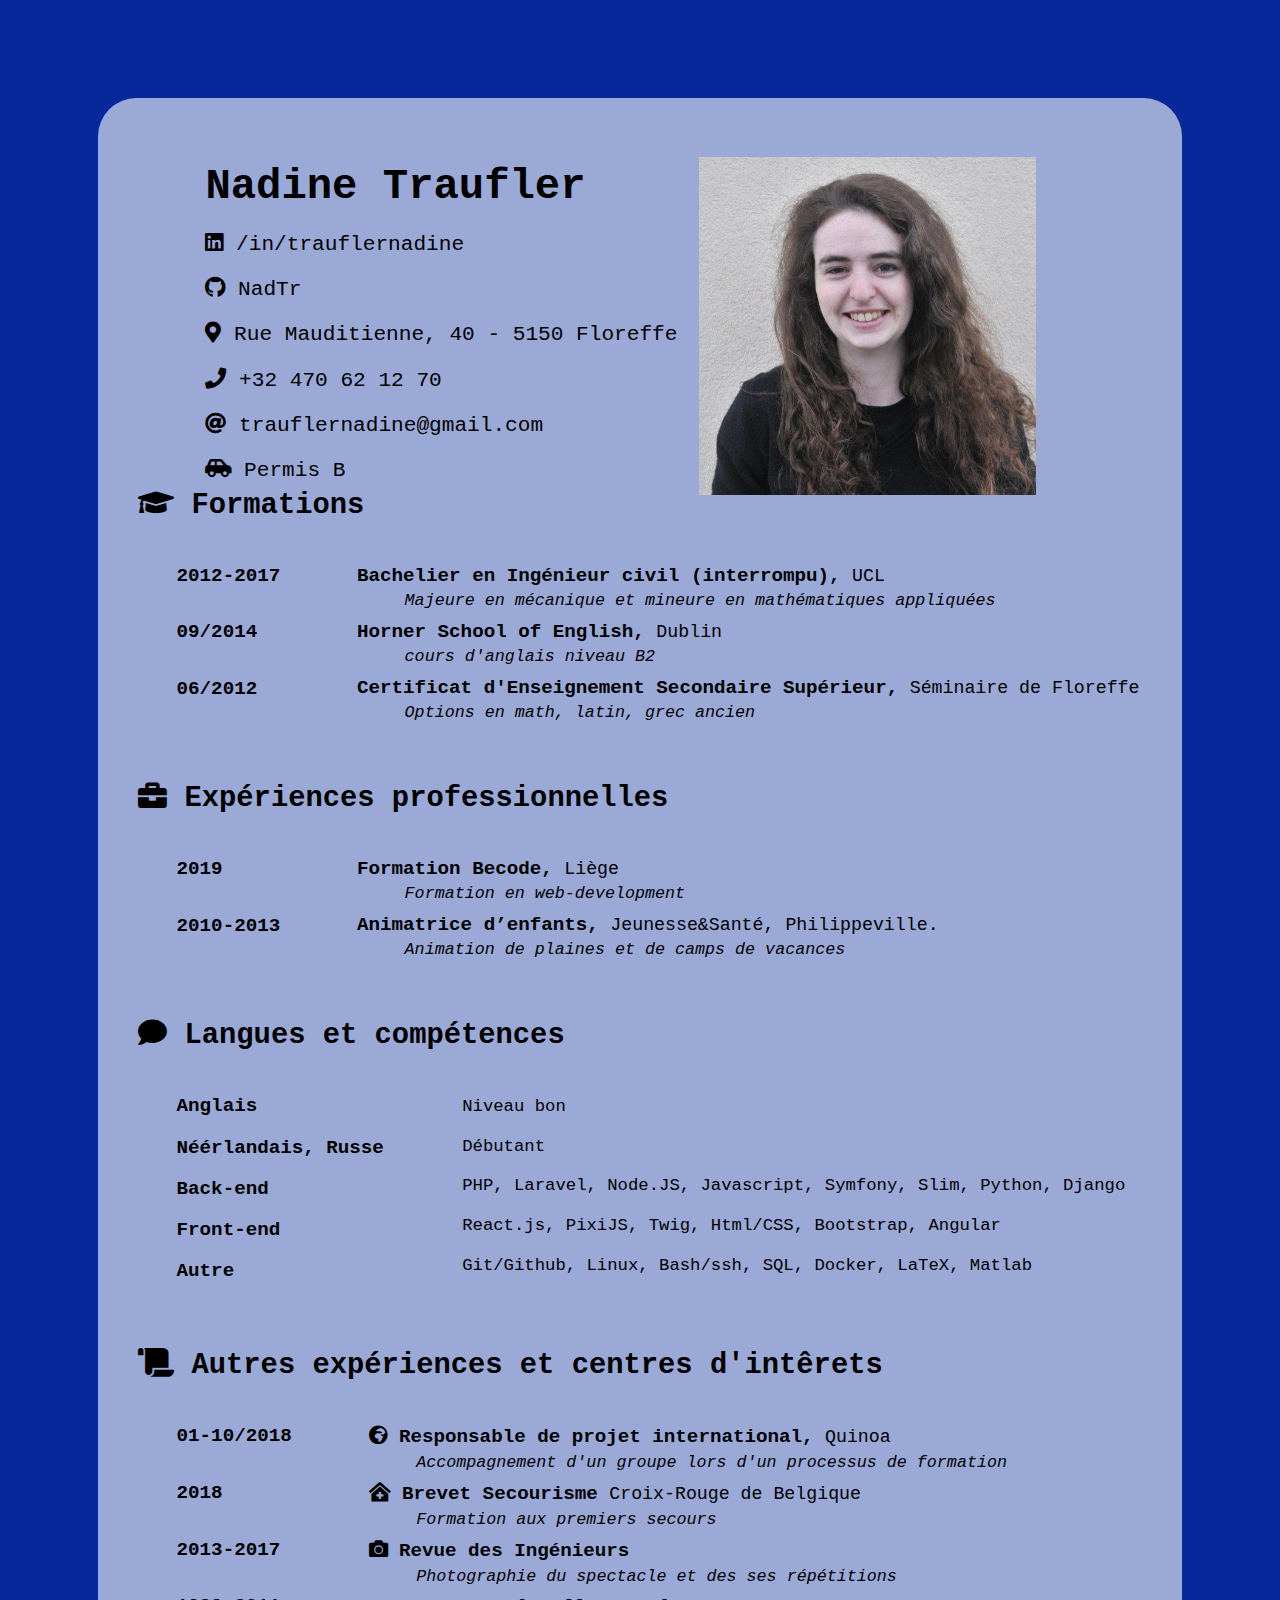
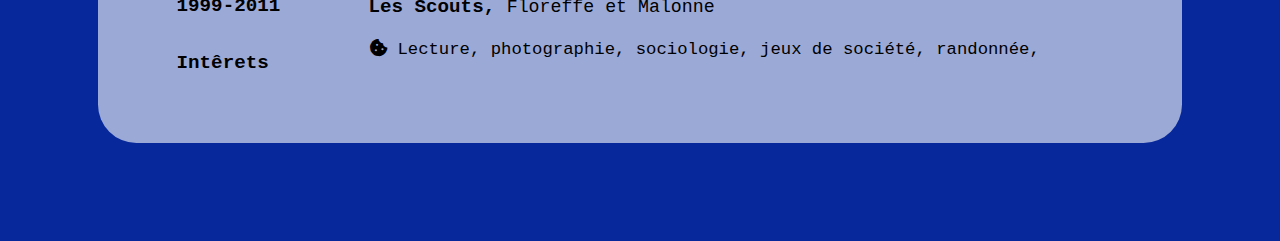
<file: index.html>
<!DOCTYPE html>
<html lang="fr">
<head>
  <title>Curriculum Vitae</title>
  <link rel="stylesheet" href="style.css" >
<link rel="stylesheet" href="https://use.fontawesome.com/releases/v5.7.1/css/all.css">
</head>
<body>
  <div class=page>
    <div class=wrap>
      <div class=info-photo>
      <div class=infos>
        <p><span class=name>Nadine Traufler</span></p>
        <p><i class="fab fa-linkedin"></i></i>   /in/trauflernadine</p>
        <p><i class="fab fa-github"></i></i>   NadTr</p>
        <p><i class="fas fa-map-marker-alt"></i>   Rue Mauditienne, 40 - 5150 Floreffe</p>
        <p><i class="fas fa-phone"></i>  +32 470 62 12 70</p>
        <p><i class="fas fa-at"></i>   trauflernadine@gmail.com</p>
        <p id='permis'><i class="fas fa-car-side">  </i>   Permis B</p>
      </div>
      <div class=photo>
        <img src="Photo.jpg" alt="photo">
      </div>
    </div>
    <div class=section>
        <h2 class=titre> <i class="fas fa-graduation-cap"> </i> Formations</h2>
        <div class=columns>
        <div class=sec-gauche>
          <p class=date>2012-2017</p>
          <p class=date>09/2014</p>
          <p class=date>06/2012</p>
        </div>
        <div class=sec-droite>
          <p>Bachelier en Ingénieur civil (interrompu),  <span class=lieu>UCL</span></p>
          <p class=expl>Majeure en mécanique et mineure en mathématiques appliquées</p>
          <p>Horner School of English,  <span class=lieu>Dublin</span></p>
          <p class=expl>cours d'anglais niveau B2</p>
          <p>Certificat d'Enseignement Secondaire Supérieur,  <span class=lieu>Séminaire de Floreffe</span></p>
          <p class=expl>Options en math, latin, grec ancien</p>
        </div>
      </div>

    </div>
    <div class=section>
      <h2 class=titre><i class="fas fa-briefcase"></i>   Expériences professionnelles</h2>
      <div class=columns>
      <div class=sec-gauche>
        <p class=date>2019</p>
        <p class=date>2010-2013</p>
      </div>
      <div class=sec-droite>
        <p>Formation Becode,  <span class=lieu>Liège</span></p>
        <p class=expl>Formation en web-development</p>
        <p>Animatrice d’enfants,  <span class=lieu>Jeunesse&Santé, Philippeville.</span> </p>
        <p class=expl>Animation de plaines et de camps de vacances</p>
      </div>
        </div>

    </div>
    <div class=section>
      <h2 class=titre><i class="fas fa-comment">  </i> Langues et compétences</h2>
      <div class=columns>
      <div class=sec-gauche>
              <p>Anglais</p>
              <p>Néérlandais, Russe</p>
              <p>Back-end</p>
              <p>Front-end</p>
              <p>Autre</p>

            </div>
      <div class=sec-droite>
        <p class=descr>Niveau bon</p>
        <p class=descr>Débutant</p>
        <p class=descr>PHP, Laravel, Node.JS, Javascript, Symfony, Slim, Python, Django</p>
        <p class=descr>React.js, PixiJS, Twig, Html/CSS, Bootstrap, Angular</p>
        <p class=descr>Git/Github, Linux, Bash/ssh, SQL, Docker, LaTeX, Matlab</p>
      </div>
    </div>

    </div>
    <div class=section>
      <h2 class=titre><i class="fas fa-scroll"></i>    Autres expériences et centres d'intêrets</h2>
      <div class=columns>
        <div class=sec-gauche>
                <p class=date>01-10/2018</p>
                <p class=date>2018</p>
                <p class=date>2013-2017</p>
                <p class=date>1999-2011</p>
                <p>Intêrets</p>
              </div>
        <div class=sec-droite>
          <p><i class="fas fa-globe-africa"></i>   Responsable de projet international,  <span class=lieu>Quinoa</span></p>
          <p class=expl>Accompagnement d'un groupe lors d'un processus de formation </p>
          <p><i class="fas fa-clinic-medical"></i>   Brevet Secourisme  <span class=lieu>Croix-Rouge de Belgique</span></p>
          <p class=expl>Formation aux premiers secours</p>
          <p><i class="fas fa-camera">  </i> Revue des Ingénieurs</p>
          <p class=expl>Photographie du spectacle et des ses répétitions</p>
          <p>Les Scouts,  <span class=lieu>Floreffe et Malonne</span></p>
          <p class=descr> <i class="fas fa-cookie-bite"></i>  Lecture, photographie, sociologie, jeux de société, randonnée, </p>
        </div>
    </div>
  </div>
</div>
</body>
</html>
</file>
<file: style.css>
body{
  width: 100%;
  margin:0em 0em 0em 0em;
  background-color: rgb(6, 40, 155);
  /*linear-gradient(-112deg, rgba(169, 207, 241,0.6), rgba(109, 174, 239,0.6));*/
  background-size: cover;
  background-repeat: no-repeat;
  font-family: "Courier New", Courier, monospace	;

}
.wrap{
  border: none;
  border-radius: 2em;
  background-color: rgba(255,255, 255, 0.6);
  margin: 5em;
  padding: .1em;

}
p{
  margin: 1em;
}

img{
  max-width: 70%;

}
/*mise en page*/
.page{
  font-size: 1.2em;
  padding: 0.1em;
}
.info-photo{

  height: 19em;
  display: grid;
  grid-column-gap: 1.5fr 1fr;

}
.infos{
  margin-top: 2em;
margin-left: 4em;
grid-column: 1;
font-size: 1.1em;
}
.photo{
  margin-top: 3em;
  grid-column: 2;
}

.name{
  font-size: 2em;
  font-weight: bold;
}
.fa-user{
width: 15%;
margin: auto;
}
.section{
  margin-left: 2em;
  margin-bottom: 2.5em;
grid-template-columns: 0.25fr 1fr;
text-align: justify;
font-weight: 550;
}
.columns{
  display: flex;

}
.titre{
  grid-column: 1/3;
}
.sec-gauche{
  margin-left: 1em;
  grid-column: 1;
}
.date {
  margin-bottom: 1.8em;
}
.sec-droite{
  margin-left: 2em;
  grid-column: 2;

}
.lieu{
  font-weight: normal;
  font-size: .95em;
}
.expl{
  font-style: italic;
  font-weight: 300;
 font-size: .87em;
 margin-top: -0.9em;
 margin-bottom:-0.5em;
 margin-left: 4em;
}
.descr{
  font-weight: normal;
 font-size: .9em;
 margin:1.2em;
}
</file>
